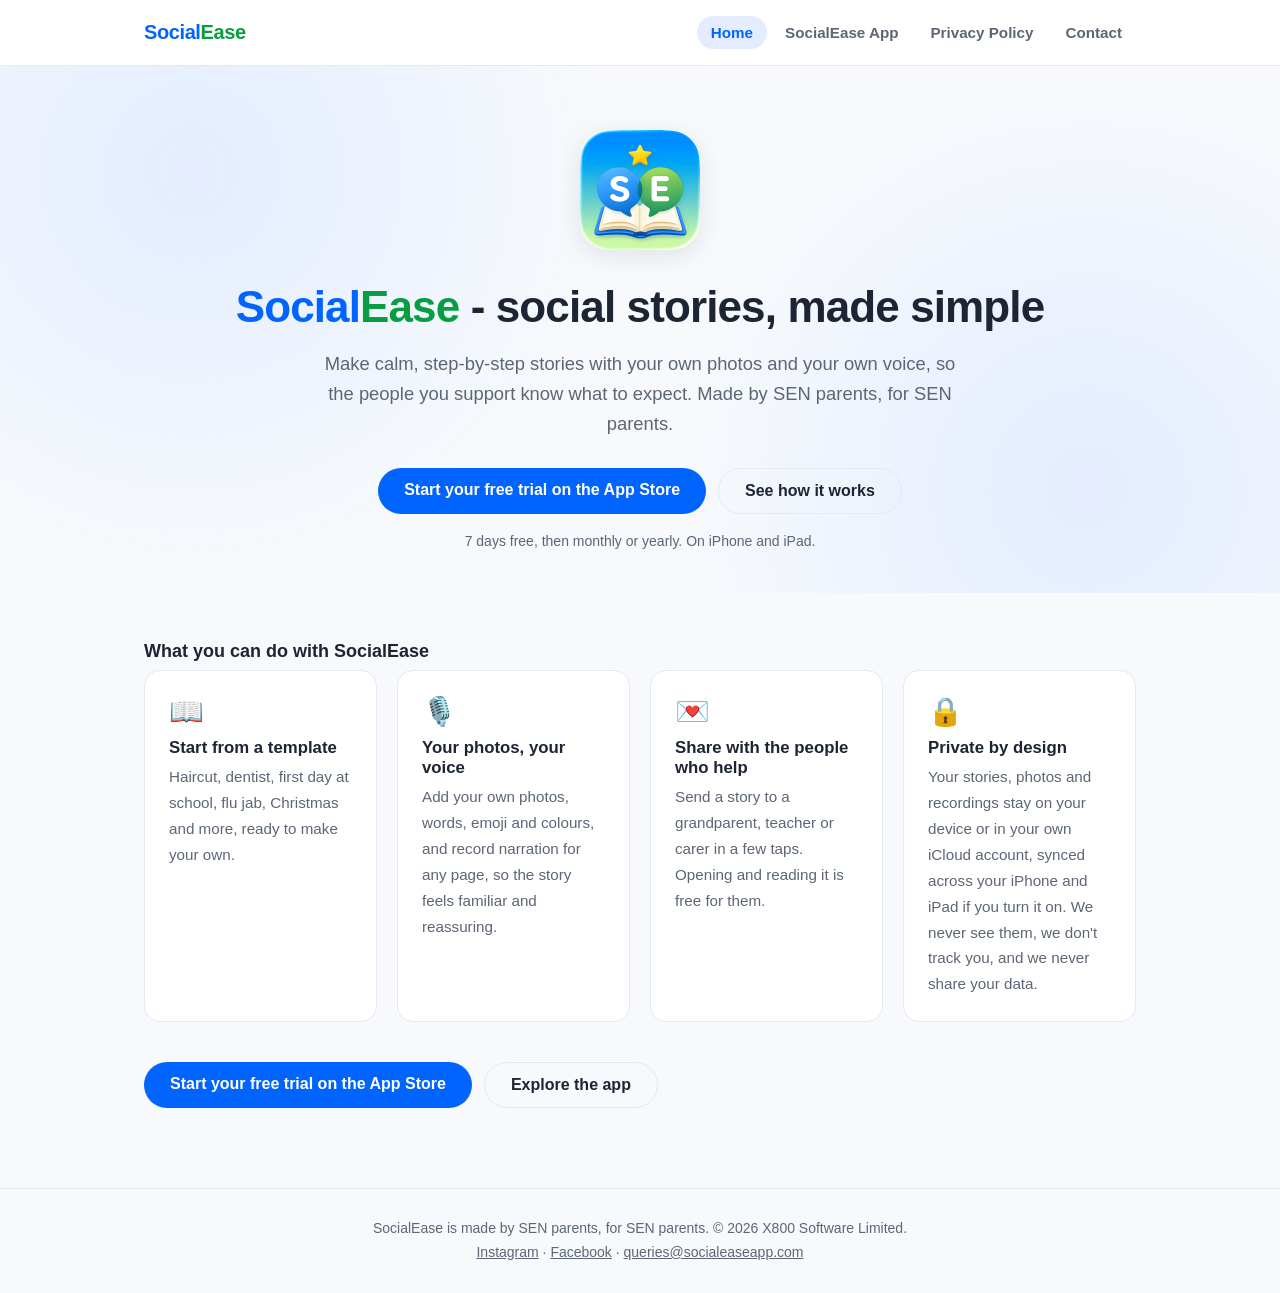
<file: index.html>
<!DOCTYPE html>
<html lang="en">
<head>
<meta charset="UTF-8">
<meta name="viewport" content="width=device-width, initial-scale=1.0">
<title>SocialEase - social stories, made simple</title>
<meta name="description" content="Make calm, step-by-step social stories with your own photos and voice, for children and adults with communication needs. Made by SEN parents, for SEN parents.">
<link rel="canonical" href="https://www.socialeaseapp.com/">
<link rel="icon" type="image/png" href="assets/images/logo.png">
<link rel="apple-touch-icon" href="assets/images/logo.png">

<meta property="og:type" content="website">
<meta property="og:site_name" content="SocialEase">
<meta property="og:url" content="https://www.socialeaseapp.com/">
<meta property="og:title" content="SocialEase - social stories, made simple">
<meta property="og:description" content="Make calm, step-by-step social stories with your own photos and voice, for children and adults with communication needs. Made by SEN parents, for SEN parents.">
<meta property="og:image" content="https://www.socialeaseapp.com/assets/images/logo.png">
<meta name="twitter:card" content="summary">
<meta name="twitter:title" content="SocialEase - social stories, made simple">
<meta name="twitter:description" content="Make calm, step-by-step social stories with your own photos and voice, for children and adults with communication needs. Made by SEN parents, for SEN parents.">
<meta name="twitter:image" content="https://www.socialeaseapp.com/assets/images/logo.png">

<link rel="stylesheet" href="assets/style.css">
<script type="application/ld+json">
{
  "@context": "https://schema.org",
  "@type": "Organization",
  "name": "SocialEase",
  "url": "https://www.socialeaseapp.com/",
  "logo": "https://www.socialeaseapp.com/assets/images/logo.png",
  "email": "queries@socialeaseapp.com",
  "sameAs": [
    "https://www.instagram.com/thesocialeaseapp/",
    "https://www.facebook.com/thesocialeaseapp/"
  ]
}
</script>
</head>
<body>

<header class="site-header">
  <div class="nav-wrap">
    <a href="index.html" class="logo"><span class="brand-blue">Social</span><span class="brand-green">Ease</span></a>
    <nav class="site-nav" aria-label="Primary">
      <a href="index.html" aria-current="page">Home</a>
      <a href="app.html">SocialEase App</a>
      <a href="privacy-policy.html">Privacy Policy</a>
      <a href="contact.html">Contact</a>
    </nav>
  </div>
</header>

<main>

  <section class="hero">
    <img class="hero-logo" src="assets/images/logo.png" alt="SocialEase app icon" width="120" height="120">

    <h1><span class="brand-blue">Social</span><span class="brand-green">Ease</span> - social stories, made simple</h1>
    <p class="lede" style="margin: 0 auto 28px;">
      Make calm, step-by-step stories with your own photos and your own voice, so the people
      you support know what to expect. Made by SEN parents, for SEN parents.
    </p>

    <div class="btn-row">
      <a class="btn btn-primary" href="https://apps.apple.com/app/id6796062842" target="_blank" rel="noopener">Start your free trial on the App Store</a>
      <a class="btn btn-secondary" href="app.html">See how it works</a>
    </div>
    <p class="meta" style="margin: 16px 0 0;">7 days free, then monthly or yearly. On iPhone and iPad.</p>
  </section>

  <section class="container-wide">
    <h2 style="margin-top:0;">What you can do with SocialEase</h2>
    <div class="grid">
      <div class="card">
        <span class="emoji" aria-hidden="true">📖</span>
        <h3>Start from a template</h3>
        <p>Haircut, dentist, first day at school, flu jab, Christmas and more, ready to make
          your own.</p>
      </div>
      <div class="card">
        <span class="emoji" aria-hidden="true">🎙️</span>
        <h3>Your photos, your voice</h3>
        <p>Add your own photos, words, emoji and colours, and record narration for any page,
          so the story feels familiar and reassuring.</p>
      </div>
      <div class="card">
        <span class="emoji" aria-hidden="true">💌</span>
        <h3>Share with the people who help</h3>
        <p>Send a story to a grandparent, teacher or carer in a few taps. Opening and reading
          it is free for them.</p>
      </div>
      <div class="card">
        <span class="emoji" aria-hidden="true">🔒</span>
        <h3>Private by design</h3>
        <p>Your stories, photos and recordings stay on your device or in your own iCloud
          account, synced across your iPhone and iPad if you turn it on. We never see them,
          we don't track you, and we never share your data.</p>
      </div>
    </div>

    <div class="btn-row" style="margin-top: 40px;">
      <a class="btn btn-primary" href="https://apps.apple.com/app/id6796062842" target="_blank" rel="noopener">Start your free trial on the App Store</a>
      <a class="btn btn-secondary" href="app.html">Explore the app</a>
    </div>
  </section>

</main>

<footer class="site-footer">
  <p>SocialEase is made by SEN parents, for SEN parents. &copy; 2026 X800 Software Limited.</p>
  <p><a href="https://www.instagram.com/thesocialeaseapp/" target="_blank" rel="noopener">Instagram</a> &middot;
    <a href="https://www.facebook.com/thesocialeaseapp/" target="_blank" rel="noopener">Facebook</a> &middot;
    <a href="mailto:queries@socialeaseapp.com">queries@socialeaseapp.com</a></p>
</footer>
<!-- Cloudflare Web Analytics --><script type='module' src='https://static.cloudflareinsights.com/beacon.min.js' data-cf-beacon='{"token": "63b7ed3a730e44bbb28a7862c5474db4"}'></script><!-- End Cloudflare Web Analytics -->
</body>
</html>
</file>
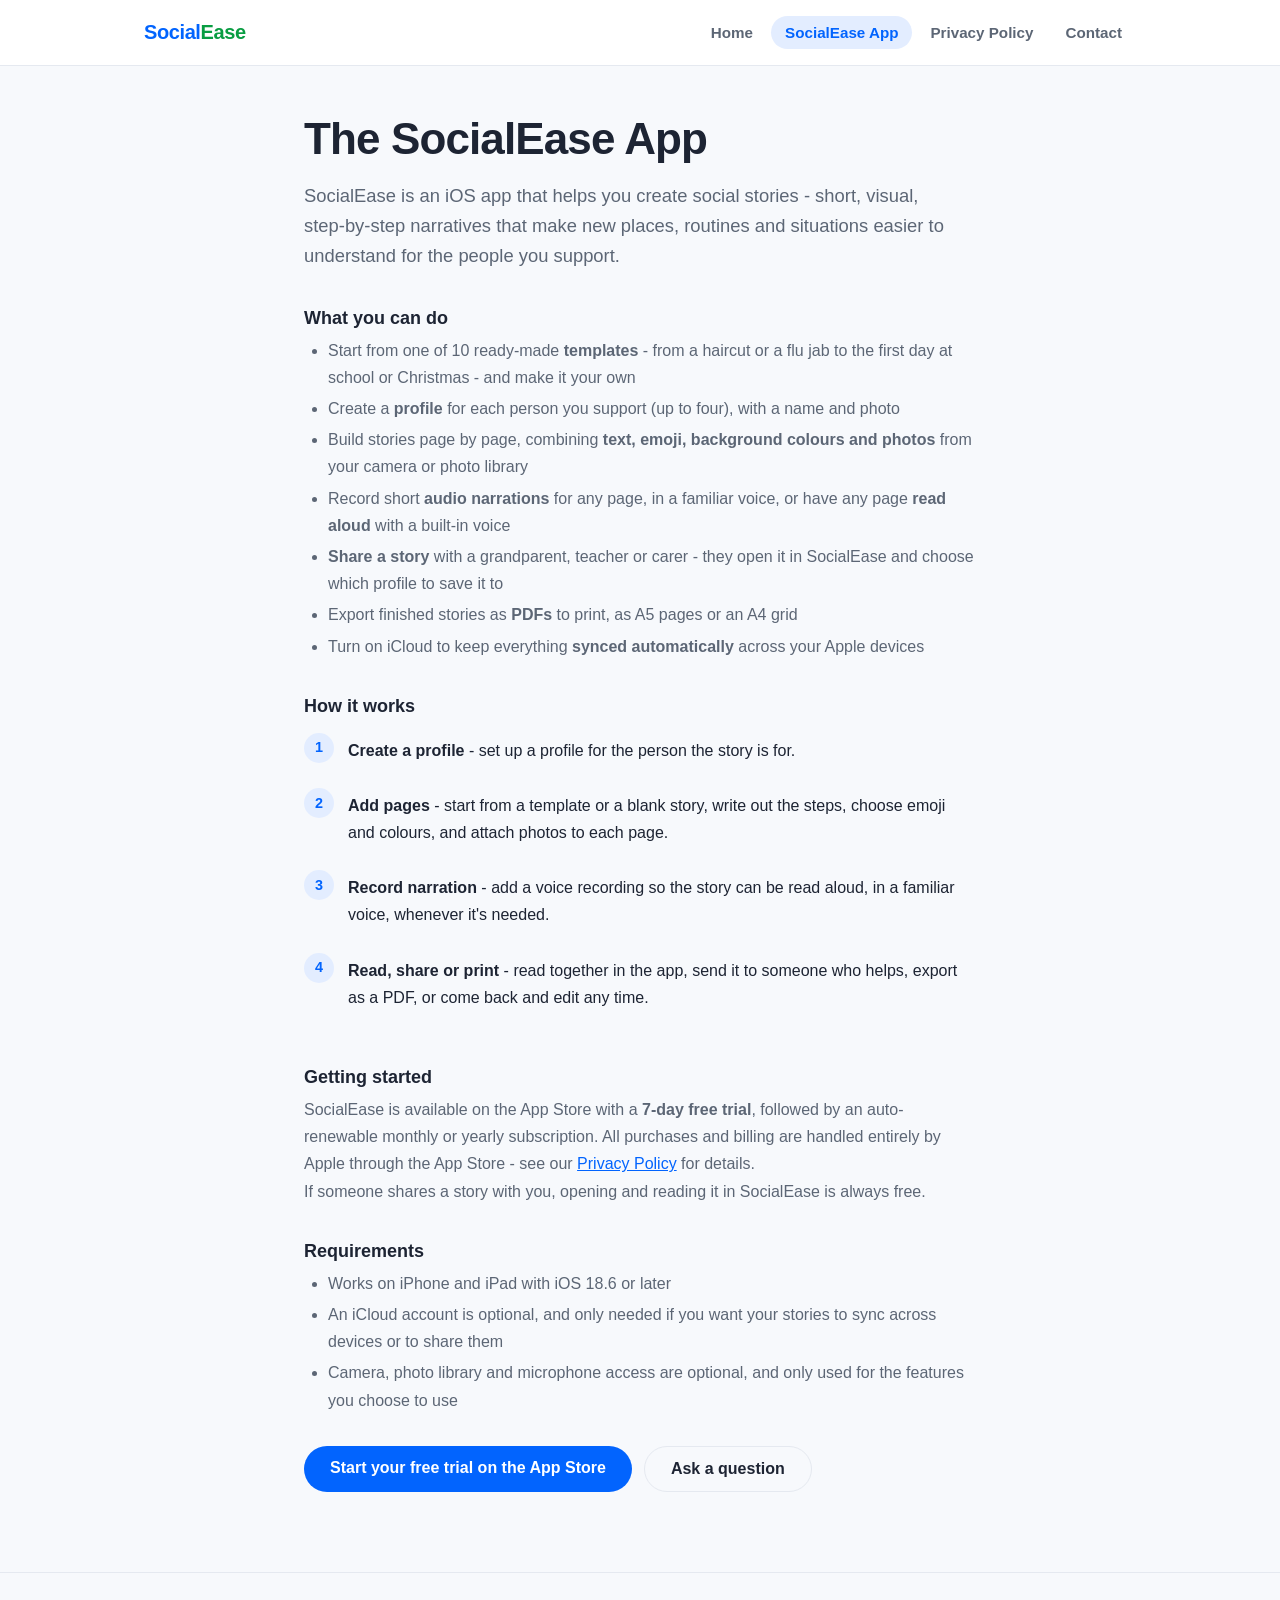
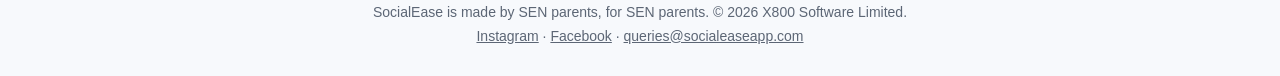
<file: app.html>
<!DOCTYPE html>
<html lang="en">
<head>
<meta charset="UTF-8">
<meta name="viewport" content="width=device-width, initial-scale=1.0">
<title>The SocialEase App</title>
<meta name="description" content="SocialEase is an iOS app for building personalised social stories with your own photos and voice, ready-made templates and easy sharing. On iPhone and iPad, with a free 7-day trial.">
<link rel="canonical" href="https://www.socialeaseapp.com/app.html">
<link rel="icon" type="image/png" href="assets/images/logo.png">
<link rel="apple-touch-icon" href="assets/images/logo.png">

<meta property="og:type" content="website">
<meta property="og:site_name" content="SocialEase">
<meta property="og:url" content="https://www.socialeaseapp.com/app.html">
<meta property="og:title" content="The SocialEase App">
<meta property="og:description" content="SocialEase is an iOS app for building personalised social stories with your own photos and voice, ready-made templates and easy sharing. On iPhone and iPad, with a free 7-day trial.">
<meta property="og:image" content="https://www.socialeaseapp.com/assets/images/logo.png">
<meta name="twitter:card" content="summary">
<meta name="twitter:title" content="The SocialEase App">
<meta name="twitter:description" content="SocialEase is an iOS app for building personalised social stories with your own photos and voice, ready-made templates and easy sharing. On iPhone and iPad, with a free 7-day trial.">
<meta name="twitter:image" content="https://www.socialeaseapp.com/assets/images/logo.png">

<link rel="stylesheet" href="assets/style.css">
<script type="application/ld+json">
{
  "@context": "https://schema.org",
  "@type": "EducationalApplication",
  "name": "SocialEase",
  "operatingSystem": "iOS",
  "applicationCategory": "EducationalApplication",
  "description": "SocialEase is an iOS app for building personalised social stories with your own photos and voice, ready-made templates and easy sharing.",
  "url": "https://apps.apple.com/app/id6796062842",
  "image": "https://www.socialeaseapp.com/assets/images/logo.png",
  "publisher": {
    "@type": "Organization",
    "name": "X800 Software Limited"
  }
}
</script>
</head>
<body>

<header class="site-header">
  <div class="nav-wrap">
    <a href="index.html" class="logo"><span class="brand-blue">Social</span><span class="brand-green">Ease</span></a>
    <nav class="site-nav" aria-label="Primary">
      <a href="index.html">Home</a>
      <a href="app.html" aria-current="page">SocialEase App</a>
      <a href="privacy-policy.html">Privacy Policy</a>
      <a href="contact.html">Contact</a>
    </nav>
  </div>
</header>

<main>
  <div class="container">

    <h1>The SocialEase App</h1>
    <p class="lede">
      SocialEase is an iOS app that helps you create social stories - short, visual,
      step-by-step narratives that make new places, routines and situations easier to
      understand for the people you support.
    </p>

    <h2>What you can do</h2>
    <ul>
      <li>Start from one of 10 ready-made <strong>templates</strong> - from a haircut or a flu jab to
        the first day at school or Christmas - and make it your own</li>
      <li>Create a <strong>profile</strong> for each person you support (up to four), with a name and photo</li>
      <li>Build stories page by page, combining <strong>text, emoji, background colours and
        photos</strong> from your camera or photo library</li>
      <li>Record short <strong>audio narrations</strong> for any page, in a familiar voice, or have
        any page <strong>read aloud</strong> with a built-in voice</li>
      <li><strong>Share a story</strong> with a grandparent, teacher or carer - they open it in
        SocialEase and choose which profile to save it to</li>
      <li>Export finished stories as <strong>PDFs</strong> to print, as A5 pages or an A4 grid</li>
      <li>Turn on iCloud to keep everything <strong>synced automatically</strong> across your
        Apple devices</li>
    </ul>

    <h2>How it works</h2>
    <ol class="steps">
      <li><strong>Create a profile</strong> - set up a profile for the person the story is for.</li>
      <li><strong>Add pages</strong> - start from a template or a blank story, write out the steps,
        choose emoji and colours, and attach photos to each page.</li>
      <li><strong>Record narration</strong> - add a voice recording so the story can be read
        aloud, in a familiar voice, whenever it's needed.</li>
      <li><strong>Read, share or print</strong> - read together in the app, send it to someone
        who helps, export as a PDF, or come back and edit any time.</li>
    </ol>

    <h2>Getting started</h2>
    <p>
      SocialEase is available on the App Store with a <strong>7-day free trial</strong>,
      followed by an auto-renewable monthly or yearly subscription. All purchases and billing
      are handled entirely by Apple through the App Store - see our
      <a href="privacy-policy.html">Privacy Policy</a> for details.
    </p>
    <p>
      If someone shares a story with you, opening and reading it in SocialEase is always free.
    </p>

    <h2>Requirements</h2>
    <ul>
      <li>Works on iPhone and iPad with iOS 18.6 or later</li>
      <li>An iCloud account is optional, and only needed if you want your stories to sync
        across devices or to share them</li>
      <li>Camera, photo library and microphone access are optional, and only used for the
        features you choose to use</li>
    </ul>

    <div class="btn-row" style="margin-top: 32px;">
      <a class="btn btn-primary" href="https://apps.apple.com/app/id6796062842" target="_blank" rel="noopener">Start your free trial on the App Store</a>
      <a class="btn btn-secondary" href="contact.html">Ask a question</a>
    </div>

  </div>
</main>

<footer class="site-footer">
  <p>SocialEase is made by SEN parents, for SEN parents. &copy; 2026 X800 Software Limited.</p>
  <p><a href="https://www.instagram.com/thesocialeaseapp/" target="_blank" rel="noopener">Instagram</a> &middot;
    <a href="https://www.facebook.com/thesocialeaseapp/" target="_blank" rel="noopener">Facebook</a> &middot;
    <a href="mailto:queries@socialeaseapp.com">queries@socialeaseapp.com</a></p>
</footer>
<!-- Cloudflare Web Analytics --><script type='module' src='https://static.cloudflareinsights.com/beacon.min.js' data-cf-beacon='{"token": "63b7ed3a730e44bbb28a7862c5474db4"}'></script><!-- End Cloudflare Web Analytics -->
</body>
</html>
</file>
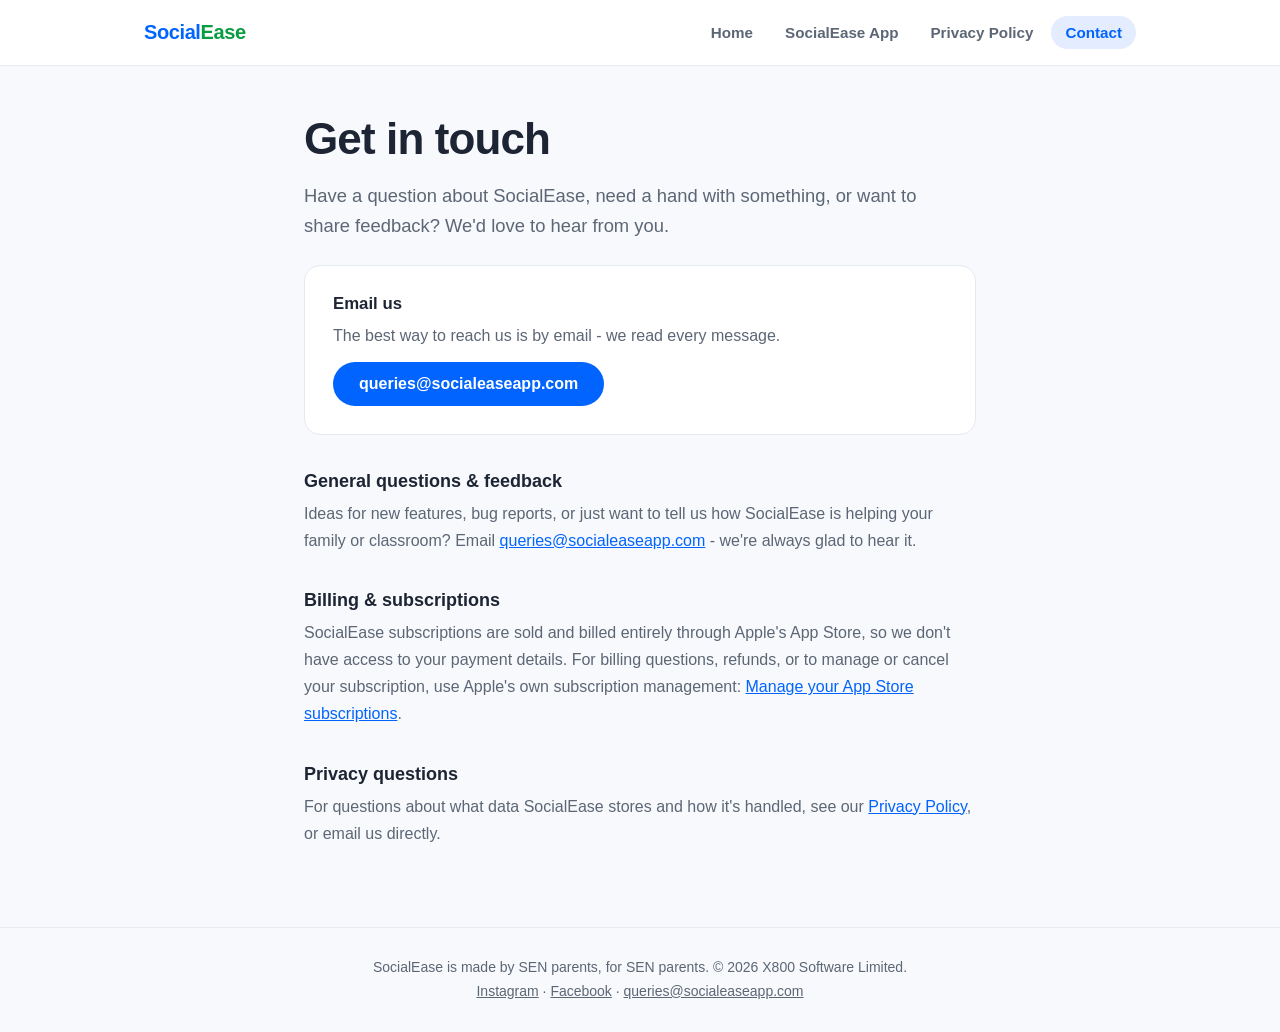
<file: contact.html>
<!DOCTYPE html>
<html lang="en">
<head>
<meta charset="UTF-8">
<meta name="viewport" content="width=device-width, initial-scale=1.0">
<title>Contact - SocialEase</title>
<meta name="description" content="Get in touch with the SocialEase team about questions, feedback, subscriptions or privacy.">
<link rel="canonical" href="https://www.socialeaseapp.com/contact.html">
<link rel="icon" type="image/png" href="assets/images/logo.png">
<link rel="apple-touch-icon" href="assets/images/logo.png">

<meta property="og:type" content="website">
<meta property="og:site_name" content="SocialEase">
<meta property="og:url" content="https://www.socialeaseapp.com/contact.html">
<meta property="og:title" content="Contact - SocialEase">
<meta property="og:description" content="Get in touch with the SocialEase team about questions, feedback, subscriptions or privacy.">
<meta property="og:image" content="https://www.socialeaseapp.com/assets/images/logo.png">
<meta name="twitter:card" content="summary">
<meta name="twitter:title" content="Contact - SocialEase">
<meta name="twitter:description" content="Get in touch with the SocialEase team about questions, feedback, subscriptions or privacy.">
<meta name="twitter:image" content="https://www.socialeaseapp.com/assets/images/logo.png">

<link rel="stylesheet" href="assets/style.css">
</head>
<body>

<header class="site-header">
  <div class="nav-wrap">
    <a href="index.html" class="logo"><span class="brand-blue">Social</span><span class="brand-green">Ease</span></a>
    <nav class="site-nav" aria-label="Primary">
      <a href="index.html">Home</a>
      <a href="app.html">SocialEase App</a>
      <a href="privacy-policy.html">Privacy Policy</a>
      <a href="contact.html" aria-current="page">Contact</a>
    </nav>
  </div>
</header>

<main>
  <div class="container">

    <h1>Get in touch</h1>
    <p class="lede">
      Have a question about SocialEase, need a hand with something, or want to share
      feedback? We'd love to hear from you.
    </p>

    <div class="contact-card">
      <h3>Email us</h3>
      <p>The best way to reach us is by email - we read every message.</p>
      <div class="btn-row">
        <a class="btn btn-primary" href="mailto:queries@socialeaseapp.com">queries@socialeaseapp.com</a>
      </div>
    </div>

    <h2>General questions &amp; feedback</h2>
    <p>
      Ideas for new features, bug reports, or just want to tell us how SocialEase is
      helping your family or classroom? Email
      <a href="mailto:queries@socialeaseapp.com">queries@socialeaseapp.com</a> - we're
      always glad to hear it.
    </p>

    <h2>Billing &amp; subscriptions</h2>
    <p>
      SocialEase subscriptions are sold and billed entirely through Apple's App Store, so
      we don't have access to your payment details. For billing questions, refunds, or to
      manage or cancel your subscription, use Apple's own subscription management:
      <a href="https://support.apple.com/en-gb/118223" target="_blank" rel="noopener">
        Manage your App Store subscriptions</a>.
    </p>

    <h2>Privacy questions</h2>
    <p>
      For questions about what data SocialEase stores and how it's handled, see our
      <a href="privacy-policy.html">Privacy Policy</a>, or email us directly.
    </p>

  </div>
</main>

<footer class="site-footer">
  <p>SocialEase is made by SEN parents, for SEN parents. &copy; 2026 X800 Software Limited.</p>
  <p><a href="https://www.instagram.com/thesocialeaseapp/" target="_blank" rel="noopener">Instagram</a> &middot;
    <a href="https://www.facebook.com/thesocialeaseapp/" target="_blank" rel="noopener">Facebook</a> &middot;
    <a href="mailto:queries@socialeaseapp.com">queries@socialeaseapp.com</a></p>
</footer>
<!-- Cloudflare Web Analytics --><script type='module' src='https://static.cloudflareinsights.com/beacon.min.js' data-cf-beacon='{"token": "63b7ed3a730e44bbb28a7862c5474db4"}'></script><!-- End Cloudflare Web Analytics -->
</body>
</html>
</file>
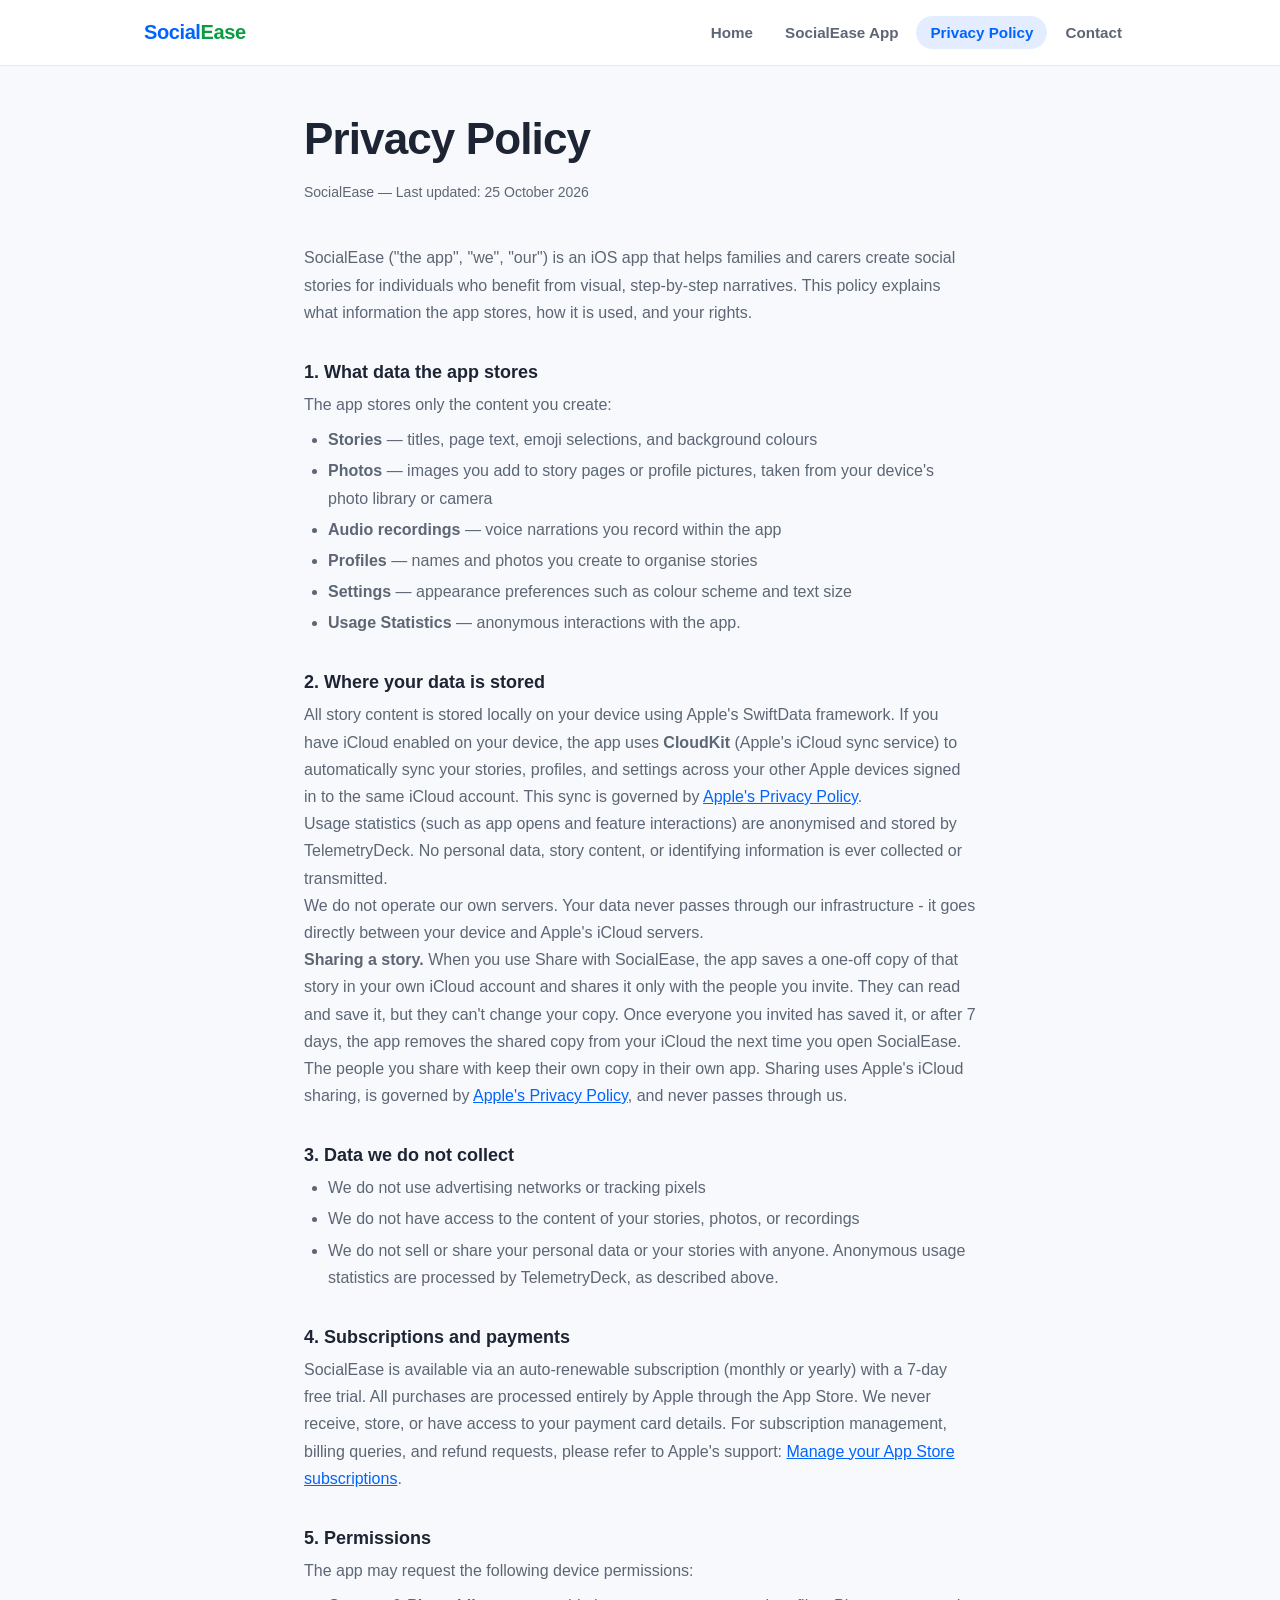
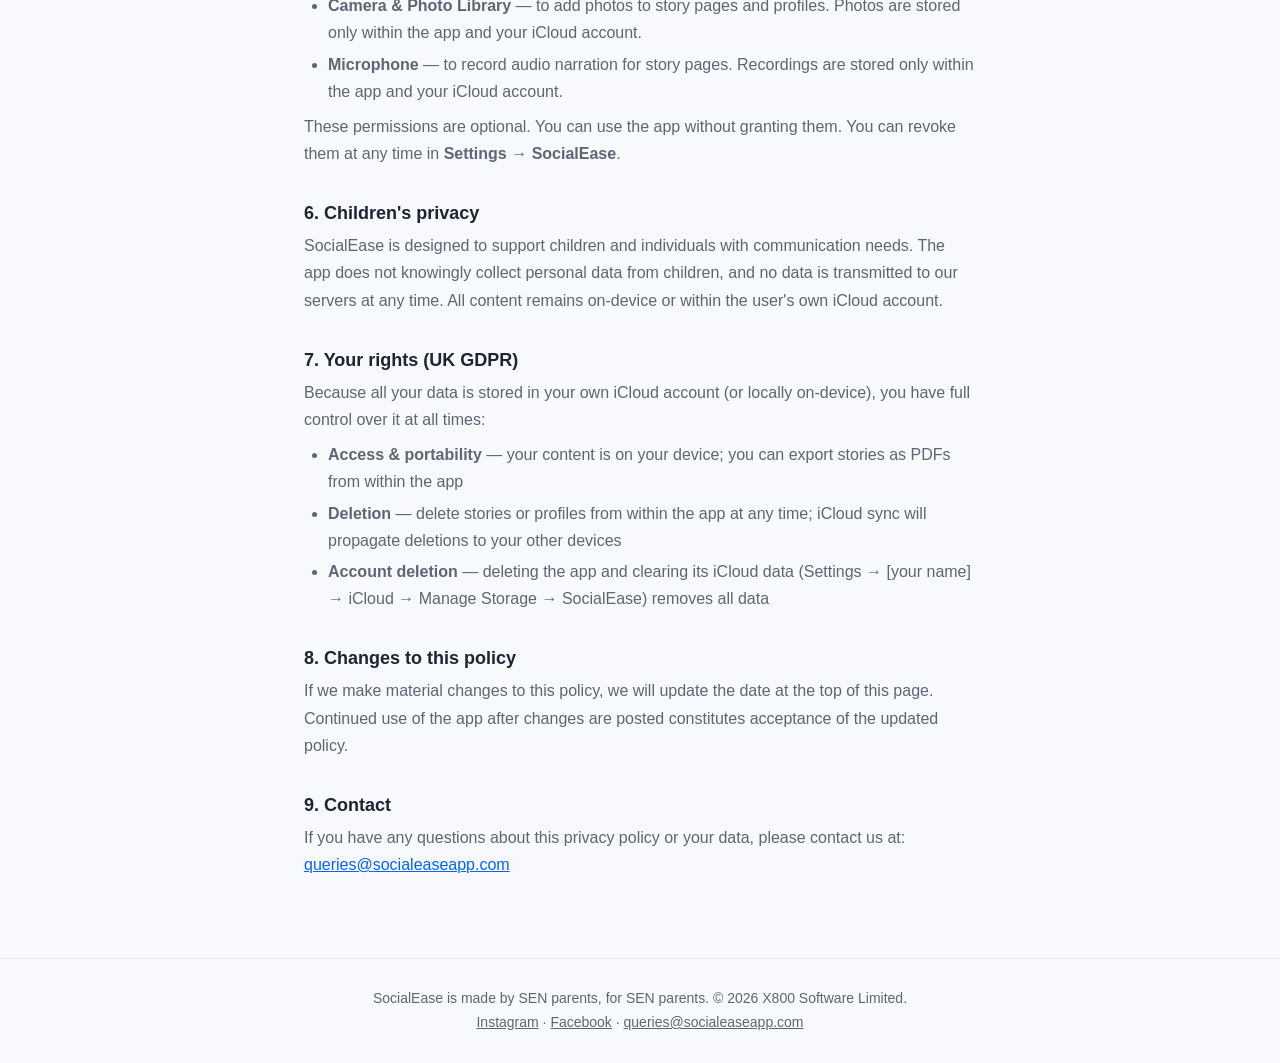
<file: privacy-policy.html>
<!DOCTYPE html>
<html lang="en">
<head>
  <meta charset="UTF-8" />
  <meta name="viewport" content="width=device-width, initial-scale=1.0" />
  <title>Privacy Policy - SocialEase</title>
  <meta name="description" content="SocialEase Privacy Policy - what data the app stores, where it's stored, and your rights.">
  <link rel="canonical" href="https://www.socialeaseapp.com/privacy-policy.html">
  <link rel="icon" type="image/png" href="assets/images/logo.png">
  <link rel="apple-touch-icon" href="assets/images/logo.png">

  <meta property="og:type" content="website">
  <meta property="og:site_name" content="SocialEase">
  <meta property="og:url" content="https://www.socialeaseapp.com/privacy-policy.html">
  <meta property="og:title" content="Privacy Policy - SocialEase">
  <meta property="og:description" content="SocialEase Privacy Policy - what data the app stores, where it's stored, and your rights.">
  <meta property="og:image" content="https://www.socialeaseapp.com/assets/images/logo.png">
  <meta name="twitter:card" content="summary">
  <meta name="twitter:title" content="Privacy Policy - SocialEase">
  <meta name="twitter:description" content="SocialEase Privacy Policy - what data the app stores, where it's stored, and your rights.">
  <meta name="twitter:image" content="https://www.socialeaseapp.com/assets/images/logo.png">

  <link rel="stylesheet" href="assets/style.css">
</head>
<body>

<header class="site-header">
  <div class="nav-wrap">
    <a href="index.html" class="logo"><span class="brand-blue">Social</span><span class="brand-green">Ease</span></a>
    <nav class="site-nav" aria-label="Primary">
      <a href="index.html">Home</a>
      <a href="app.html">SocialEase App</a>
      <a href="privacy-policy.html" aria-current="page">Privacy Policy</a>
      <a href="contact.html">Contact</a>
    </nav>
  </div>
</header>

<main>
  <div class="container">

    <h1>Privacy Policy</h1>
    <p class="meta">SocialEase &mdash; Last updated: 25 October 2026</p>

    <p>
      SocialEase ("the app", "we", "our") is an iOS app that helps families and carers create
      social stories for individuals who benefit from visual, step-by-step narratives. This policy
      explains what information the app stores, how it is used, and your rights.
    </p>

    <h2>1. What data the app stores</h2>
    <p>The app stores only the content you create:</p>
    <ul>
      <li><strong>Stories</strong> &mdash; titles, page text, emoji selections, and background colours</li>
      <li><strong>Photos</strong> &mdash; images you add to story pages or profile pictures, taken from
          your device's photo library or camera</li>
      <li><strong>Audio recordings</strong> &mdash; voice narrations you record within the app</li>
      <li><strong>Profiles</strong> &mdash; names and photos you create to organise stories</li>
      <li><strong>Settings</strong> &mdash; appearance preferences such as colour scheme and text size</li>
      <li><strong>Usage Statistics</strong> &mdash; anonymous interactions with the app.</li>
    </ul>

    <h2>2. Where your data is stored</h2>
    <p>
      All story content is stored locally on your device using Apple's SwiftData framework. If you have
      iCloud enabled on your device, the app uses <strong>CloudKit</strong> (Apple's iCloud sync
      service) to automatically sync your stories, profiles, and settings across your other Apple
      devices signed in to the same iCloud account. This sync is governed by
      <a href="https://www.apple.com/legal/privacy/" target="_blank" rel="noopener">Apple's Privacy Policy</a>.
    </p>
    <p>
      Usage statistics (such as app opens and feature interactions) are anonymised and stored by TelemetryDeck. 
      No personal data, story content, or identifying information is ever collected or transmitted.
    </p>
    
    <p>
      We do not operate our own servers. Your data never passes through our infrastructure - it goes
      directly between your device and Apple's iCloud servers.
    </p>
    <p>
      <strong>Sharing a story.</strong> When you use Share with SocialEase, the app saves a one-off
      copy of that story in your own iCloud account and shares it only with the people you invite.
      They can read and save it, but they can't change your copy. Once everyone you invited has
      saved it, or after 7 days, the app removes the shared copy from your iCloud the next time you
      open SocialEase. The people you share with keep their own copy in their own app. Sharing uses
      Apple's iCloud sharing, is governed by
      <a href="https://www.apple.com/legal/privacy/" target="_blank" rel="noopener">Apple's Privacy Policy</a>,
      and never passes through us.
    </p>

    <h2>3. Data we do not collect</h2>
    <ul>
      <li>We do not use advertising networks or tracking pixels</li>
      <li>We do not have access to the content of your stories, photos, or recordings</li>
      <li>We do not sell or share your personal data or your stories with anyone. Anonymous usage
          statistics are processed by TelemetryDeck, as described above.</li>
    </ul>

    <h2>4. Subscriptions and payments</h2>
    <p>
      SocialEase is available via an auto-renewable subscription (monthly or yearly) with a 7-day
      free trial. All purchases are processed entirely by Apple through the App Store. We never
      receive, store, or have access to your payment card details. For subscription management,
      billing queries, and refund requests, please refer to Apple's support:
      <a href="https://support.apple.com/en-gb/118223" target="_blank" rel="noopener">
        Manage your App Store subscriptions</a>.
    </p>

    <h2>5. Permissions</h2>
    <p>The app may request the following device permissions:</p>
    <ul>
      <li><strong>Camera &amp; Photo Library</strong> &mdash; to add photos to story pages and profiles.
          Photos are stored only within the app and your iCloud account.</li>
      <li><strong>Microphone</strong> &mdash; to record audio narration for story pages.
          Recordings are stored only within the app and your iCloud account.</li>
    </ul>
    <p>These permissions are optional. You can use the app without granting them. You can revoke
       them at any time in <strong>Settings &rarr; SocialEase</strong>.</p>

    <h2>6. Children's privacy</h2>
    <p>
      SocialEase is designed to support children and individuals with communication needs. The app
      does not knowingly collect personal data from children, and no data is transmitted to our
      servers at any time. All content remains on-device or within the user's own iCloud account.
    </p>

    <h2>7. Your rights (UK GDPR)</h2>
    <p>
      Because all your data is stored in your own iCloud account (or locally on-device), you have
      full control over it at all times:
    </p>
    <ul>
      <li><strong>Access &amp; portability</strong> &mdash; your content is on your device; you can
          export stories as PDFs from within the app</li>
      <li><strong>Deletion</strong> &mdash; delete stories or profiles from within the app at any
          time; iCloud sync will propagate deletions to your other devices</li>
      <li><strong>Account deletion</strong> &mdash; deleting the app and clearing its iCloud data
          (Settings &rarr; [your name] &rarr; iCloud &rarr; Manage Storage &rarr; SocialEase)
          removes all data</li>
    </ul>

    <h2>8. Changes to this policy</h2>
    <p>
      If we make material changes to this policy, we will update the date at the top of this page.
      Continued use of the app after changes are posted constitutes acceptance of the updated policy.
    </p>

    <h2>9. Contact</h2>
    <p>
      If you have any questions about this privacy policy or your data, please contact us at:<br />
      <a href="mailto:queries@socialeaseapp.com">queries@socialeaseapp.com</a>
    </p>

  </div>
</main>

<footer class="site-footer">
  <p>SocialEase is made by SEN parents, for SEN parents. &copy; 2026 X800 Software Limited.</p>
  <p><a href="https://www.instagram.com/thesocialeaseapp/" target="_blank" rel="noopener">Instagram</a> &middot;
    <a href="https://www.facebook.com/thesocialeaseapp/" target="_blank" rel="noopener">Facebook</a> &middot;
    <a href="mailto:queries@socialeaseapp.com">queries@socialeaseapp.com</a></p>
</footer>
<!-- Cloudflare Web Analytics --><script type='module' src='https://static.cloudflareinsights.com/beacon.min.js' data-cf-beacon='{"token": "63b7ed3a730e44bbb28a7862c5474db4"}'></script><!-- End Cloudflare Web Analytics -->
</body>
</html>
</file>
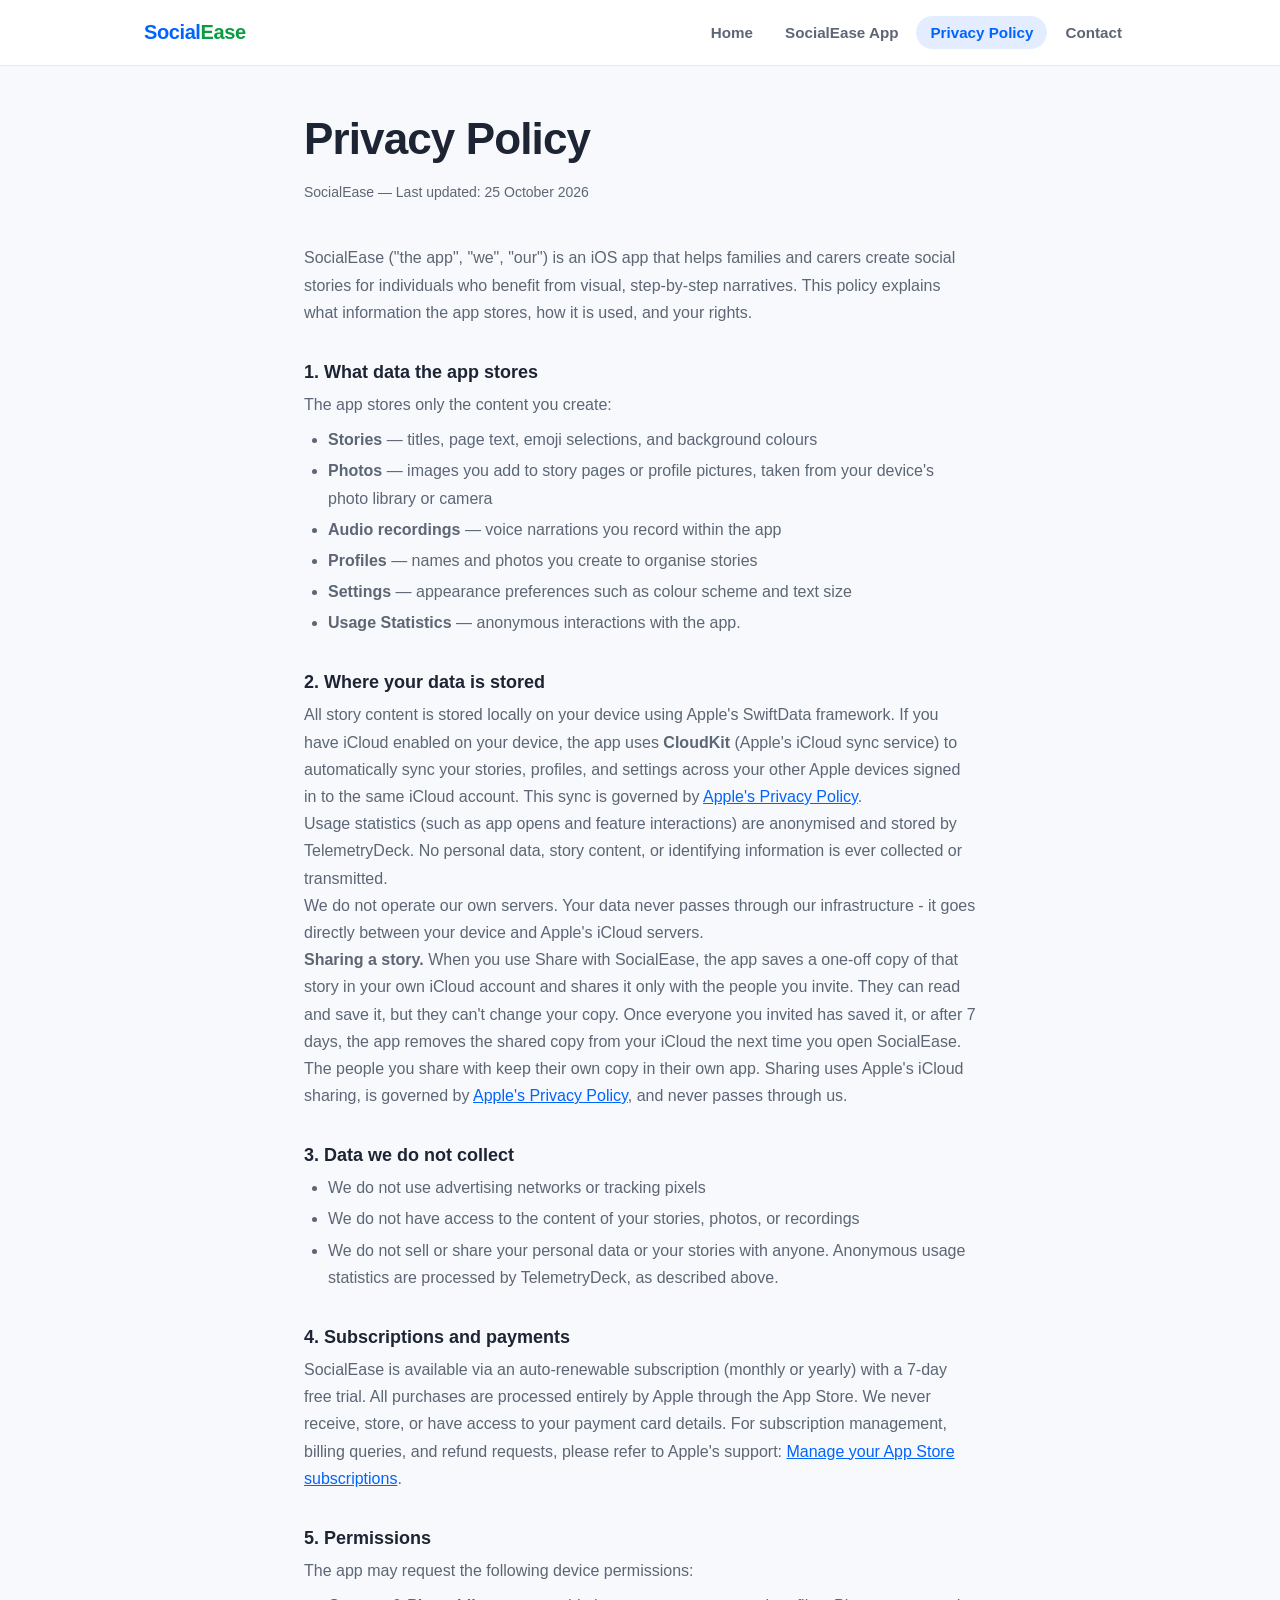
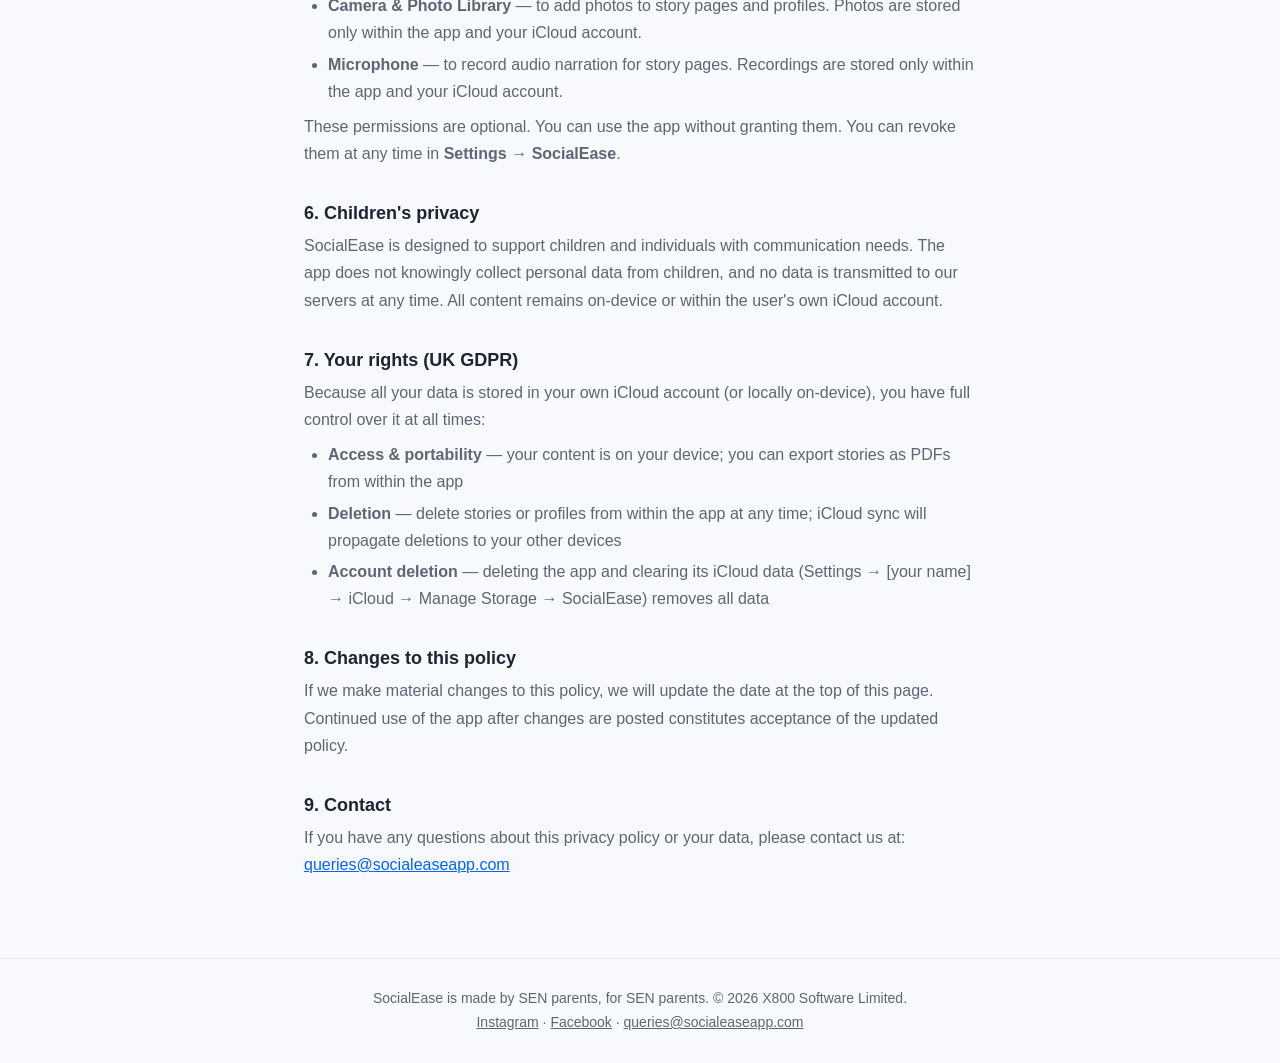
<file: privacypolicy.html>
<!DOCTYPE html>
<html lang="en">
<head>
  <meta charset="UTF-8" />
  <meta http-equiv="refresh" content="0; url=privacy-policy.html" />
  <link rel="canonical" href="privacy-policy.html" />
  <title>Privacy Policy - SocialEase</title>
</head>
<body>
  <p>This page has moved. Continue to the <a href="privacy-policy.html">Privacy Policy</a>.</p>
</body>
</html>
</file>
<file: assets/style.css>
/* SocialEase site — shared styles */

:root {
  --ink: #1d2433;
  --soft: #5c6675;
  --paper: #f7f9fc;
  --bubble: #ffffff;
  --accentBlue: #0264fe;
  --accentGreen: #099d42;
  --accentBlue-soft: #e3edff;
  --border: #e5e9f0;
}

* { margin: 0; padding: 0; box-sizing: border-box; }

html, body { height: 100%; }

body {
  font-family: -apple-system, BlinkMacSystemFont, "Segoe UI", Roboto, Helvetica, Arial, sans-serif;
  background: var(--paper);
  color: var(--ink);
  display: flex;
  flex-direction: column;
  min-height: 100%;
}

a { color: var(--accentBlue); }

img { max-width: 100%; display: block; }

.brand-blue { color: var(--accentBlue); }
.brand-green { color: var(--accentGreen); }

/* Header / nav */
.site-header {
  background: var(--bubble);
  border-bottom: 1px solid var(--border);
  position: sticky;
  top: 0;
  z-index: 10;
}

.nav-wrap {
  max-width: 1040px;
  margin: 0 auto;
  padding: 16px 24px;
  display: flex;
  align-items: center;
  justify-content: space-between;
  flex-wrap: wrap;
  gap: 12px;
}

.logo {
  font-size: 1.25rem;
  font-weight: 800;
  letter-spacing: -0.02em;
  text-decoration: none;
  color: var(--ink);
}

.site-nav {
  display: flex;
  gap: 4px;
  flex-wrap: wrap;
}

.site-nav a {
  text-decoration: none;
  color: var(--soft);
  font-weight: 600;
  font-size: 0.95rem;
  padding: 8px 14px;
  border-radius: 999px;
  transition: background 0.2s ease, color 0.2s ease;
}

.site-nav a:hover {
  background: var(--accentBlue-soft);
  color: var(--accentBlue);
}

.site-nav a[aria-current="page"] {
  background: var(--accentBlue-soft);
  color: var(--accentBlue);
}

/* Main content */
main { flex: 1; }

.container {
  max-width: 720px;
  margin: 0 auto;
  padding: 48px 24px 80px;
}

.container-wide {
  max-width: 1040px;
  margin: 0 auto;
  padding: 48px 24px 80px;
}

h1 {
  font-size: clamp(2rem, 5vw, 2.75rem);
  font-weight: 800;
  letter-spacing: -0.02em;
  margin-bottom: 16px;
  line-height: 1.15;
}

h2 {
  font-size: 1.125rem;
  font-weight: 700;
  margin: 36px 0 8px;
  color: var(--ink);
}

h3 {
  font-size: 1.05rem;
  font-weight: 700;
  margin-bottom: 6px;
}

p, li {
  font-size: 1rem;
  line-height: 1.7;
  color: var(--soft);
}

.lede {
  font-size: 1.15rem;
  line-height: 1.65;
  color: var(--soft);
  max-width: 640px;
}

ul { padding-left: 1.5rem; margin: 8px 0; }
li { margin-bottom: 4px; }

hr {
  border: none;
  border-top: 1px solid var(--border);
  margin: 48px 0 0;
}

.meta {
  font-size: 0.875rem;
  color: var(--soft);
  margin-bottom: 40px;
}

/* Buttons */
.btn {
  display: inline-block;
  text-decoration: none;
  font-weight: 600;
  padding: 13px 26px;
  border-radius: 999px;
  transition: background 0.2s ease, transform 0.2s ease, border-color 0.2s ease;
}

.btn-primary {
  background: var(--accentBlue);
  color: #fff;
}
.btn-primary:hover { background: #2f63d6; transform: translateY(-1px); }

.btn-secondary {
  background: transparent;
  color: var(--ink);
  border: 1.5px solid var(--border);
}
.btn-secondary:hover { border-color: var(--accentBlue); color: var(--accentBlue); }

.btn:focus-visible {
  outline: 3px solid var(--accentBlue);
  outline-offset: 3px;
}

.btn-row {
  display: flex;
  gap: 12px;
  flex-wrap: wrap;
  margin-top: 12px;
}

/* Hero */
.hero {
  text-align: center;
  padding: 64px 24px 40px;
  background-image:
    radial-gradient(circle at 15% 20%, var(--accentBlue-soft) 0%, transparent 35%),
    radial-gradient(circle at 85% 80%, var(--accentBlue-soft) 0%, transparent 35%);
}

.hero .btn-row { justify-content: center; }

.hero-logo {
  width: 120px;
  height: 120px;
  border-radius: 28px;
  box-shadow: 0 6px 24px rgba(29, 36, 51, 0.10);
  margin: 0 auto 32px;
}

/* Cards / grid */
.grid {
  display: grid;
  grid-template-columns: repeat(auto-fit, minmax(220px, 1fr));
  gap: 20px;
  margin-top: 8px;
}

.card {
  background: var(--bubble);
  border: 1px solid var(--border);
  border-radius: 16px;
  padding: 24px;
}

.card .emoji {
  font-size: 1.75rem;
  margin-bottom: 10px;
  display: block;
}

.card p { margin: 0; font-size: 0.95rem; }

/* Steps */
.steps {
  list-style: none;
  padding: 0;
  margin: 16px 0 0;
  counter-reset: step;
}

.steps li {
  counter-increment: step;
  position: relative;
  padding: 4px 0 20px 44px;
  color: var(--ink);
}

.steps li::before {
  content: counter(step);
  position: absolute;
  left: 0;
  top: 0;
  width: 30px;
  height: 30px;
  border-radius: 50%;
  background: var(--accentBlue-soft);
  color: var(--accentBlue);
  font-weight: 700;
  display: flex;
  align-items: center;
  justify-content: center;
  font-size: 0.9rem;
}

.steps strong { color: var(--ink); }

/* Contact */
.contact-card {
  background: var(--bubble);
  border: 1px solid var(--border);
  border-radius: 16px;
  padding: 28px;
  margin-top: 24px;
}

.contact-card h3 { margin-bottom: 8px; }

/* Footer */
.site-footer {
  border-top: 1px solid var(--border);
  padding: 28px 24px;
  text-align: center;
}

.site-footer p {
  font-size: 0.875rem;
  color: var(--soft);
}

.site-footer a { color: var(--soft); }
</file>
